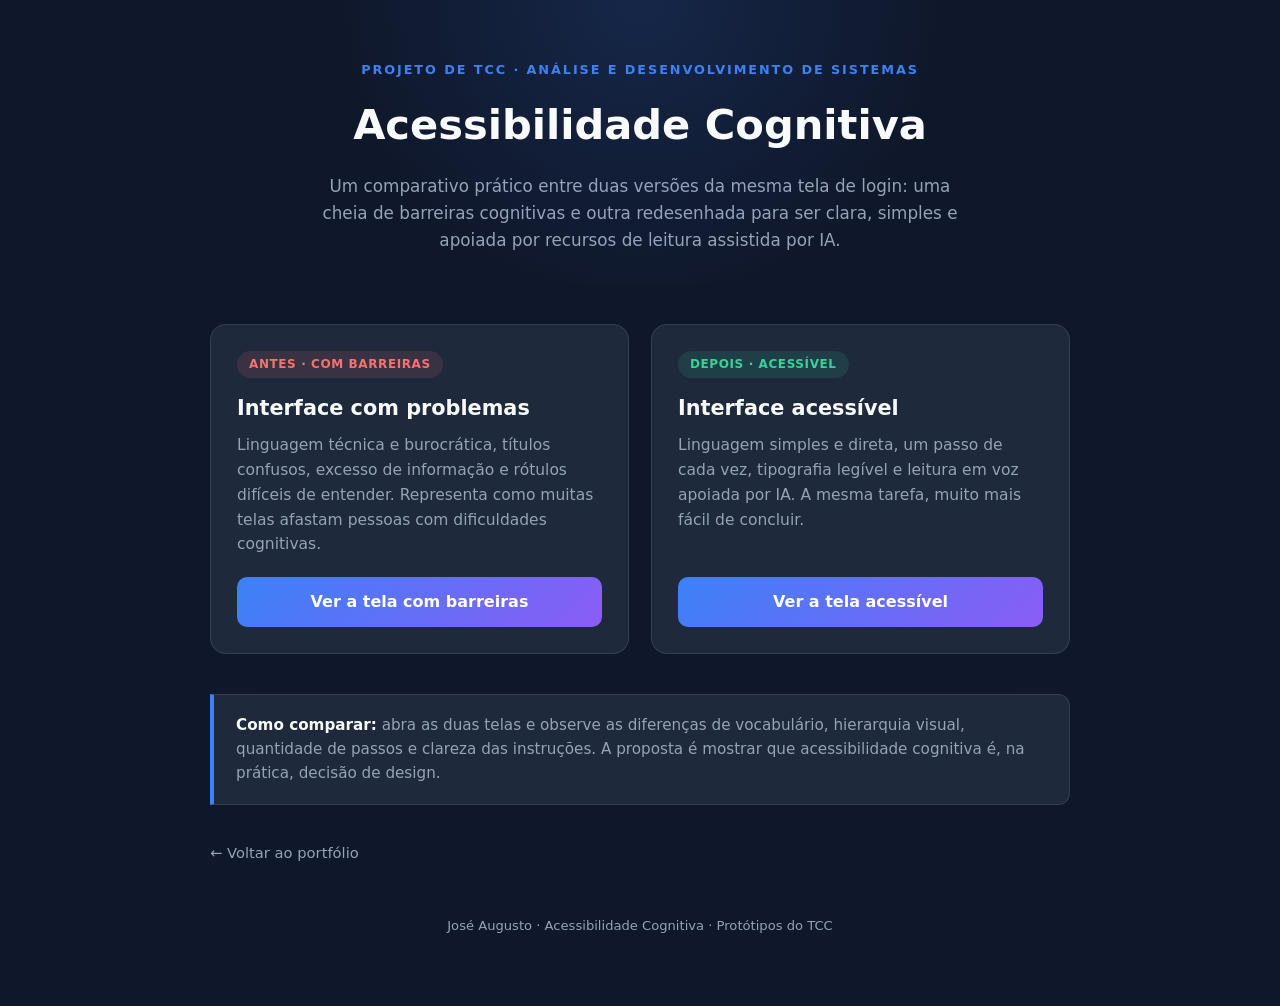
<file: acessibilidade/index.html>
<!DOCTYPE html>
<html lang="pt-BR">
<head>
<meta charset="UTF-8">
<meta name="viewport" content="width=device-width, initial-scale=1.0">
<title>Acessibilidade Cognitiva — Comparativo de Interfaces</title>
<style>
  :root{
    --bg:#0f172a; --surface:#1e293b; --surface2:#334155;
    --ink:#f8fafc; --muted:#94a3b8; --accent:#3b82f6; --accent2:#8b5cf6;
    --border:rgba(255,255,255,.1);
    --bad:#f87171; --bad-bg:rgba(248,113,113,.12);
    --good:#34d399; --good-bg:rgba(52,211,153,.12);
  }
  *{box-sizing:border-box;margin:0;padding:0;}
  body{background:var(--bg);color:var(--ink);line-height:1.6;
    font-family:'Segoe UI',system-ui,-apple-system,Arial,sans-serif;
    padding:0 20px 70px;}
  .wrap{max-width:860px;margin:0 auto;}
  header{text-align:center;padding:60px 0 30px;
    background:radial-gradient(circle at 50% 0%, rgba(59,130,246,.15) 0%, transparent 60%);}
  .eyebrow{color:var(--accent);font-weight:700;font-size:.8rem;
    letter-spacing:.15em;text-transform:uppercase;}
  h1{font-size:clamp(1.8rem,4vw,2.6rem);margin:12px 0 14px;}
  .intro{color:var(--muted);max-width:640px;margin:0 auto;font-size:1.05rem;}
  .cards{display:grid;grid-template-columns:repeat(auto-fit,minmax(300px,1fr));
    gap:22px;margin-top:40px;}
  .card{background:var(--surface);border:1px solid var(--border);border-radius:16px;
    padding:26px;display:flex;flex-direction:column;transition:transform .25s,box-shadow .25s;}
  .card:hover{transform:translateY(-6px);box-shadow:0 12px 30px rgba(0,0,0,.4);}
  .tag{align-self:flex-start;font-size:.75rem;font-weight:700;text-transform:uppercase;
    letter-spacing:.05em;padding:4px 12px;border-radius:20px;margin-bottom:14px;}
  .tag.bad{color:var(--bad);background:var(--bad-bg);}
  .tag.good{color:var(--good);background:var(--good-bg);}
  .card h2{font-size:1.3rem;margin-bottom:8px;}
  .card p{color:var(--muted);flex-grow:1;margin-bottom:20px;font-size:.97rem;}
  .btn{display:inline-flex;align-items:center;justify-content:center;gap:8px;
    text-decoration:none;font-weight:600;padding:12px 20px;border-radius:10px;
    color:#fff;background:linear-gradient(135deg,var(--accent),var(--accent2));
    transition:opacity .2s;}
  .btn:hover{opacity:.9;}
  .note{margin-top:40px;background:var(--surface);border:1px solid var(--border);
    border-left:4px solid var(--accent);border-radius:0 12px 12px 0;
    padding:18px 22px;color:var(--muted);font-size:.95rem;}
  .note strong{color:var(--ink);}
  .back{display:inline-block;margin-top:36px;color:var(--muted);text-decoration:none;
    font-size:.92rem;}
  .back:hover{color:var(--accent);}
  footer{text-align:center;color:var(--muted);font-size:.82rem;margin-top:50px;}
</style>
</head>
<body>
<div class="wrap">
  <header>
    <p class="eyebrow">Projeto de TCC · Análise e Desenvolvimento de Sistemas</p>
    <h1>Acessibilidade Cognitiva</h1>
    <p class="intro">Um comparativo prático entre duas versões da mesma tela de login: uma cheia de barreiras cognitivas e outra redesenhada para ser clara, simples e apoiada por recursos de leitura assistida por IA.</p>
  </header>

  <section class="cards" aria-label="Versões da interface">
    <article class="card">
      <span class="tag bad">Antes · com barreiras</span>
      <h2>Interface com problemas</h2>
      <p>Linguagem técnica e burocrática, títulos confusos, excesso de informação e rótulos difíceis de entender. Representa como muitas telas afastam pessoas com dificuldades cognitivas.</p>
      <a class="btn" href="tela_a_ruim.html">Ver a tela com barreiras</a>
    </article>

    <article class="card">
      <span class="tag good">Depois · acessível</span>
      <h2>Interface acessível</h2>
      <p>Linguagem simples e direta, um passo de cada vez, tipografia legível e leitura em voz apoiada por IA. A mesma tarefa, muito mais fácil de concluir.</p>
      <a class="btn" href="tela_a_boa.html">Ver a tela acessível</a>
    </article>
  </section>

  <div class="note">
    <strong>Como comparar:</strong> abra as duas telas e observe as diferenças de vocabulário, hierarquia visual, quantidade de passos e clareza das instruções. A proposta é mostrar que acessibilidade cognitiva é, na prática, decisão de design.
  </div>

  <a class="back" href="../index.html">← Voltar ao portfólio</a>

  <footer>José Augusto · Acessibilidade Cognitiva · Protótipos do TCC</footer>
</div>
</body>
</html>
</file>
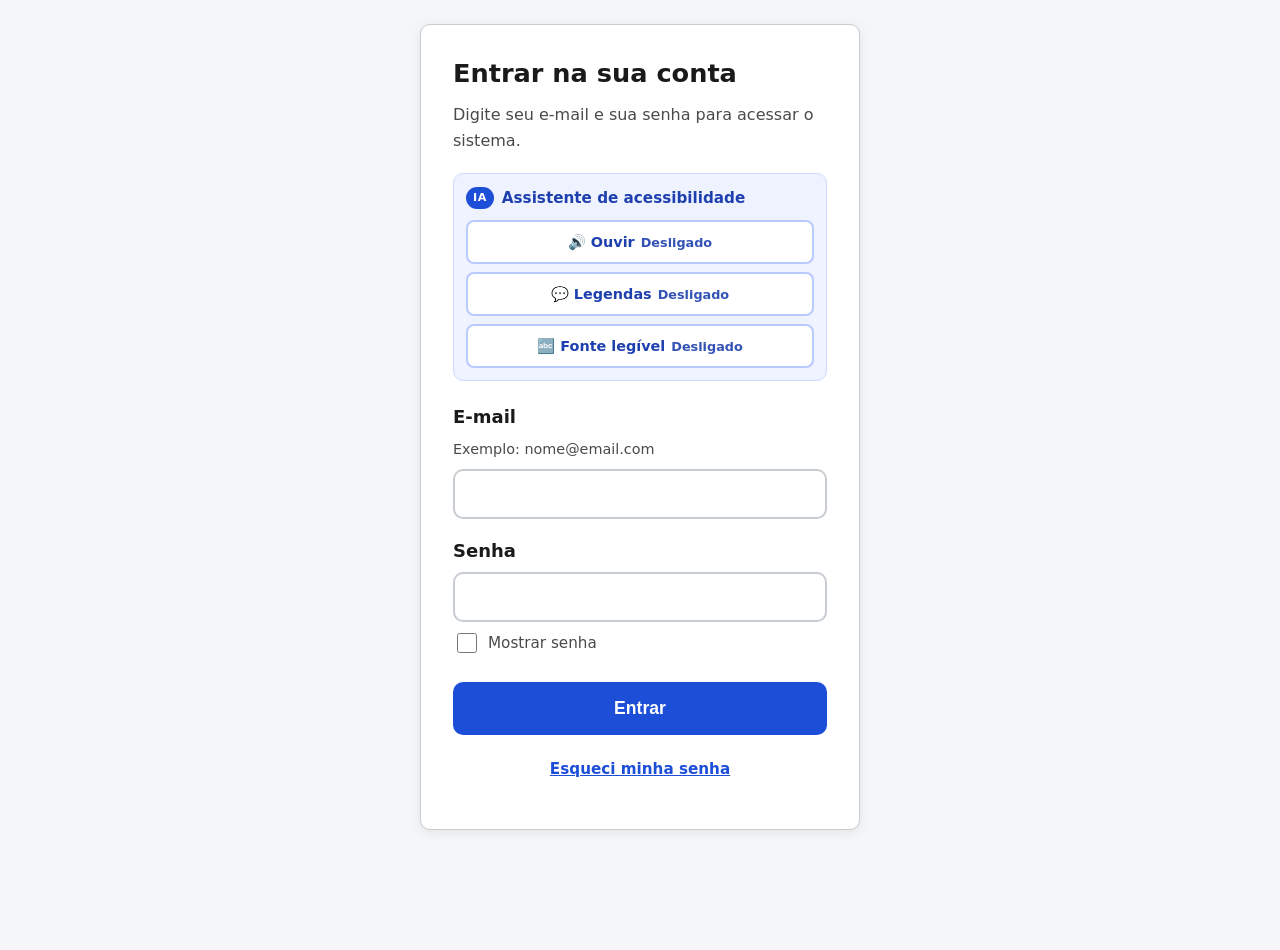
<file: acessibilidade/tela_a_boa.html>
<!DOCTYPE html>
<html lang="pt-BR">
<head>
  <meta charset="UTF-8">
  <meta name="viewport" content="width=device-width, initial-scale=1.0">
  <title>Entrar na sua conta</title>
  <!--
    =====================================================================
    TELA "BOA" / "DEPOIS" (ACESSÍVEL) - TCC Acessibilidade Cognitiva
    ---------------------------------------------------------------------
    Versão adaptada às diretrizes de design inclusivo (WCAG 2.1) E
    enriquecida com um Assistente de IA POSITIVO, que apoia o usuário
    neurodivergente sem poluir a interface:
      - Leitura em tempo real (voz)      -> Web Speech API (pt-BR)
      - Legendas                         -> texto grande do que é lido
      - Fonte legível / texto maior      -> tipografia adaptável
      - Instruções em tempo real         -> dica falada/escrita por campo
    O Assistente é, ele próprio, acessível: botões rotulados, aria-pressed,
    foco visível, alto contraste e respeito a prefers-reduced-motion.
    =====================================================================
  -->
  <style>
    :root {
      --cor-fundo: #f4f6f8;
      --cor-superficie: #ffffff;
      --cor-texto: #1a1a1a;
      --cor-texto-suave: #4a4a4a;
      --cor-primaria: #1d4ed8;
      --cor-primaria-escura: #1e40af;
      --cor-borda: #c7ccd1;
      --cor-borda-foco: #1d4ed8;
      --cor-erro: #b00020;
      --cor-sucesso: #1b7a3d;
      --raio: 10px;
      --sombra: 0 2px 12px rgba(0, 0, 0, 0.08);
      --fonte-base: 18px;     /* ajustável pelo assistente */
      --familia: "Segoe UI", system-ui, -apple-system, Arial, sans-serif;
    }

    * { box-sizing: border-box; }

    body {
      margin: 0;
      min-height: 100vh;
      display: flex;
      align-items: center;
      justify-content: center;
      padding: 24px 24px 120px;
      font-family: var(--familia);
      font-size: var(--fonte-base);
      line-height: 1.6;
      color: var(--cor-texto);
      background-color: var(--cor-fundo);
    }

    /* Modo "fonte legível" ativado pelo assistente */
    body.fonte-legivel {
      --fonte-base: 21px;
      --familia: "Verdana", "Segoe UI", system-ui, sans-serif;
      letter-spacing: .3px;
      line-height: 1.8;
    }

    .cartao {
      width: 100%;
      max-width: 440px;
      background-color: var(--cor-superficie);
      border: 1px solid var(--cor-borda);
      border-radius: var(--raio);
      box-shadow: var(--sombra);
      padding: 28px 32px 32px;
    }

    h1 { margin: 0 0 8px; font-size: 1.6rem; }
    .subtitulo { margin: 0 0 20px; color: var(--cor-texto-suave); text-align: left; font-size: 1rem; }

    /* ---------- Barra do Assistente de IA ---------- */
    .assistente {
      border: 1px solid #cdd9ff;
      background: #eef3ff;
      border-radius: var(--raio);
      padding: 12px;
      margin-bottom: 22px;
    }
    .assistente .titulo {
      display: flex; align-items: center; gap: 8px;
      font-size: .95rem; font-weight: 700; color: var(--cor-primaria-escura);
      margin-bottom: 10px;
    }
    .assistente .titulo .selo {
      background: var(--cor-primaria); color: #fff; font-size: .7rem; font-weight: 700;
      padding: 2px 7px; border-radius: 20px; letter-spacing: .5px;
    }
    .ferramentas { display: flex; flex-wrap: wrap; gap: 8px; }
    .ferramentas button {
      flex: 1 1 auto;
      display: inline-flex; align-items: center; justify-content: center; gap: 6px;
      min-height: 44px; padding: 8px 10px;
      font-family: inherit; font-size: .9rem; font-weight: 600;
      color: var(--cor-primaria-escura);
      background: #fff; border: 2px solid #b9caff; border-radius: 8px; cursor: pointer;
    }
    .ferramentas button:hover { background: #e3ebff; }
    /* Estado "ligado" sinalizado por cor E por texto (não só cor) */
    .ferramentas button[aria-pressed="true"] {
      background: var(--cor-primaria); color: #fff; border-color: var(--cor-primaria);
    }
    .ferramentas button .estado { font-weight: 700; font-size: .8rem; opacity: .9; }

    /* ---------- Campos ---------- */
    .campo { margin-bottom: 18px; }
    label { display: block; margin-bottom: 6px; font-weight: 600; }
    .dica { display: block; margin-bottom: 8px; font-size: 0.9rem; color: var(--cor-texto-suave); font-weight: 400; }

    input[type="email"], input[type="text"], input[type="password"] {
      width: 100%; padding: 14px; font-size: 1rem; color: var(--cor-texto);
      background-color: #fff; border: 2px solid var(--cor-borda); border-radius: var(--raio);
    }

    input:focus, button:focus, .link-senha:focus {
      outline: 3px solid var(--cor-borda-foco); outline-offset: 2px; border-color: var(--cor-borda-foco);
    }

    .grupo-senha { position: relative; }
    .mostrar-senha {
      margin-top: 8px; display: flex; align-items: center; gap: 8px;
      font-size: 0.95rem; color: var(--cor-texto-suave); cursor: pointer; font-weight: 400;
    }
    .mostrar-senha input { width: 20px; height: 20px; }

    button.entrar {
      width: 100%; padding: 16px; margin-top: 8px;
      font-size: 1.1rem; font-weight: 600; color: #fff;
      background-color: var(--cor-primaria); border: none; border-radius: var(--raio);
      cursor: pointer; min-height: 52px;
    }
    button.entrar:hover { background-color: var(--cor-primaria-escura); }

    .mensagem-erro { display: none; margin-top: 6px; color: var(--cor-erro); font-size: 0.95rem; font-weight: 600; }
    .campo.com-erro input { border-color: var(--cor-erro); }
    .campo.com-erro .mensagem-erro { display: block; }

    /* Área de instrução em tempo real do assistente */
    .instrucao {
      display: none; align-items: flex-start; gap: 8px;
      margin-top: 6px; padding: 8px 10px;
      background: #fff7e6; border: 1px solid #f0d28a; border-left: 4px solid #e6a200;
      border-radius: 8px; font-size: .9rem; color: #6b4e00;
    }
    .instrucao.visivel { display: flex; }

    .aviso-sucesso {
      display: none; margin-bottom: 20px; padding: 14px; border-radius: var(--raio);
      background-color: #e6f4ea; border: 1px solid var(--cor-sucesso); color: var(--cor-sucesso); font-weight: 600;
    }

    .rodape { margin-top: 22px; text-align: center; font-size: 0.95rem; color: var(--cor-texto-suave); }
    .rodape a, .link-senha { color: var(--cor-primaria); font-weight: 600; }

    /* ---------- Legenda (caption) do que está sendo lido ---------- */
    #legenda {
      position: fixed; left: 50%; transform: translateX(-50%); bottom: 24px; z-index: 50;
      max-width: 760px; width: 92%;
      background: #0f1216; color: #fff; font-size: 1.15rem; line-height: 1.45; text-align: center;
      padding: 14px 20px; border-radius: 12px; display: none; box-shadow: 0 8px 30px rgba(0,0,0,.4);
    }
    #legenda.ativa { display: block; }
    #legenda .rotulo { display: block; font-size: .72rem; letter-spacing: 1px; color: #9fc0ff; text-transform: uppercase; margin-bottom: 4px; }

    /* Texto só para leitores de tela */
    .sr-only { position: absolute; width: 1px; height: 1px; padding: 0; margin: -1px; overflow: hidden; clip: rect(0,0,0,0); white-space: nowrap; border: 0; }

    @media (prefers-reduced-motion: reduce) { * { transition: none !important; animation: none !important; } }
  </style>
</head>
<body>
  <main class="cartao">
    <h1 data-leia>Entrar na sua conta</h1>
    <p class="subtitulo" data-leia>Digite seu e-mail e sua senha para acessar o sistema.</p>

    <!-- ============ ASSISTENTE DE ACESSIBILIDADE (IA) ============ -->
    <section class="assistente" aria-label="Assistente de acessibilidade">
      <div class="titulo">
        <span class="selo" aria-hidden="true">IA</span>
        Assistente de acessibilidade
      </div>
      <div class="ferramentas" role="group" aria-label="Recursos de apoio">
        <button type="button" id="btn-ouvir" aria-pressed="false">
          🔊 Ouvir <span class="estado" aria-hidden="true">Desligado</span>
        </button>
        <button type="button" id="btn-legenda" aria-pressed="false">
          💬 Legendas <span class="estado" aria-hidden="true">Desligado</span>
        </button>
        <button type="button" id="btn-fonte" aria-pressed="false">
          🔤 Fonte legível <span class="estado" aria-hidden="true">Desligado</span>
        </button>
      </div>
    </section>

    <div class="aviso-sucesso" id="aviso-sucesso" role="status" aria-live="polite">
      Tudo certo! Entrando na sua conta...
    </div>

    <form id="form-login" novalidate>
      <!-- E-mail -->
      <div class="campo" id="campo-email">
        <label for="email" data-leia>E-mail</label>
        <span class="dica" id="dica-email" data-leia>Exemplo: nome@email.com</span>
        <input type="email" id="email" name="email" autocomplete="email"
               aria-describedby="dica-email instrucao-email erro-email" aria-required="true" required
               data-instrucao="Digite o e-mail que você usou para criar a sua conta.">
        <div class="instrucao" id="instrucao-email"><span aria-hidden="true">💡</span><span class="instrucao-txt"></span></div>
        <span class="mensagem-erro" id="erro-email">Por favor, digite um e-mail válido.</span>
      </div>

      <!-- Senha -->
      <div class="campo" id="campo-senha">
        <label for="senha" data-leia>Senha</label>
        <div class="grupo-senha">
          <input type="password" id="senha" name="senha" autocomplete="current-password"
                 aria-describedby="instrucao-senha erro-senha" aria-required="true" required
                 data-instrucao="Digite a sua senha. Use o botão 'Mostrar senha' se quiser conferir o que digitou.">
        </div>
        <label class="mostrar-senha">
          <input type="checkbox" id="mostrar-senha"> Mostrar senha
        </label>
        <div class="instrucao" id="instrucao-senha"><span aria-hidden="true">💡</span><span class="instrucao-txt"></span></div>
        <span class="mensagem-erro" id="erro-senha">Por favor, digite sua senha.</span>
      </div>

      <button type="submit" class="entrar" data-leia>Entrar</button>
    </form>

    <p class="rodape">
      <a href="#" class="link-senha" data-leia>Esqueci minha senha</a>
    </p>
  </main>

  <!-- Legenda do que está sendo lido -->
  <div id="legenda" role="status" aria-live="polite">
    <span class="rotulo">Lendo agora</span>
    <span id="legenda-texto">—</span>
  </div>

  <!-- Região para anúncios do assistente a leitores de tela -->
  <div class="sr-only" id="anuncio" role="status" aria-live="polite"></div>

  <script>
  /* =====================================================================
     ASSISTENTE DE ACESSIBILIDADE (IA) — versão "boa"
     ---------------------------------------------------------------------
     Apoio POSITIVO e opcional, totalmente acessível. A leitura em voz usa
     a Web Speech API (SpeechSynthesis) em pt-BR. As instruções em tempo
     real simulam a saída de um LLM guiado por Engenharia de Prompts:
       "Você é um assistente de acessibilidade. Para o campo a seguir,
        gere uma instrução curta, em voz ativa e linguagem simples, que
        oriente o usuário a preenchê-lo. Campo: <...>"
     ===================================================================== */
  (function(){
    const synth = window.speechSynthesis;
    const body  = document.body;

    const btnOuvir   = document.getElementById('btn-ouvir');
    const btnLegenda = document.getElementById('btn-legenda');
    const btnFonte   = document.getElementById('btn-fonte');

    const legenda    = document.getElementById('legenda');
    const legTexto   = document.getElementById('legenda-texto');
    const anuncio    = document.getElementById('anuncio');

    // --- util: alterna um botão de recurso (atualiza aria-pressed + rótulo) ---
    function alternar(btn){
      const ligado = btn.getAttribute('aria-pressed') !== 'true';
      btn.setAttribute('aria-pressed', ligado);
      btn.querySelector('.estado').textContent = ligado ? 'Ligado' : 'Desligado';
      return ligado;
    }
    const estaLigado = btn => btn.getAttribute('aria-pressed') === 'true';

    // --- voz ---
    function falar(txt){
      if(!estaLigado(btnOuvir) || !synth) return;
      synth.cancel();
      const u = new SpeechSynthesisUtterance(txt);
      u.lang = 'pt-BR'; u.rate = 0.97;
      synth.speak(u);
    }

    // --- legenda ---
    function mostrarLegenda(txt){
      if(!estaLigado(btnLegenda)){ legenda.classList.remove('ativa'); return; }
      legTexto.textContent = txt;
      legenda.classList.add('ativa');
    }

    // ===== 1) OUVIR (leitura em tempo real) =====
    btnOuvir.addEventListener('click', ()=>{
      const ligado = alternar(btnOuvir);
      if(ligado){
        anuncio.textContent = 'Leitura em voz alta ligada.';
        falar('Leitura em voz alta ligada. Passe o mouse ou use o teclado nos campos para ouvir as instruções.');
      } else {
        synth && synth.cancel();
        anuncio.textContent = 'Leitura em voz alta desligada.';
      }
    });

    // ===== 2) LEGENDAS =====
    btnLegenda.addEventListener('click', ()=>{
      const ligado = alternar(btnLegenda);
      anuncio.textContent = ligado ? 'Legendas ligadas.' : 'Legendas desligadas.';
      if(ligado) mostrarLegenda('As legendas mostram aqui o texto que está sendo lido.');
      else legenda.classList.remove('ativa');
    });

    // ===== 3) FONTE LEGÍVEL (tipografia adaptável) =====
    btnFonte.addEventListener('click', ()=>{
      const ligado = alternar(btnFonte);
      body.classList.toggle('fonte-legivel', ligado);
      anuncio.textContent = ligado ? 'Fonte legível e texto maior ligados.' : 'Fonte padrão restaurada.';
    });

    // ===== Leitura ao apontar/focar (só quando "Ouvir" ou "Legendas" ligados) =====
    let ultimo = null;
    function aoApontar(el){
      if(!el || el === ultimo) return;
      if(!estaLigado(btnOuvir) && !estaLigado(btnLegenda)) return;
      const txt = (el.innerText || el.textContent || '').replace(/\s+/g,' ').trim();
      if(!txt) return;
      ultimo = el;
      mostrarLegenda(txt);
      falar(txt);
    }
    document.querySelectorAll('[data-leia]').forEach(el=>{
      el.addEventListener('mouseover', ()=> aoApontar(el));
      el.addEventListener('focus',    ()=> aoApontar(el), true);
    });

    // ===== 4) INSTRUÇÕES EM TEMPO REAL (ao focar cada campo) =====
    document.querySelectorAll('input[data-instrucao]').forEach(input=>{
      const campo = input.closest('.campo');
      const caixa = campo.querySelector('.instrucao');
      const txtEl = caixa.querySelector('.instrucao-txt');
      const dica  = input.getAttribute('data-instrucao');

      input.addEventListener('focus', ()=>{
        txtEl.textContent = dica;        // mostra sempre (apoio visual constante)
        caixa.classList.add('visivel');
        mostrarLegenda(dica);
        falar(dica);
      });
      input.addEventListener('blur', ()=> caixa.classList.remove('visivel'));
    });

    /* =====================================================================
       Validação acessível do formulário (mantém o foco e anuncia erros)
       ===================================================================== */
    const form = document.getElementById('form-login');
    const emailInput = document.getElementById('email');
    const senhaInput = document.getElementById('senha');
    const campoEmail = document.getElementById('campo-email');
    const campoSenha = document.getElementById('campo-senha');
    const avisoSucesso = document.getElementById('aviso-sucesso');
    const mostrarSenha = document.getElementById('mostrar-senha');

    mostrarSenha.addEventListener('change', function(){
      senhaInput.type = this.checked ? 'text' : 'password';
    });

    const validarEmail = v => /^[^\s@]+@[^\s@]+\.[^\s@]+$/.test(v.trim());
    function definirErro(campo, input, erro){
      campo.classList.toggle('com-erro', erro);
      input.setAttribute('aria-invalid', erro ? 'true' : 'false');
    }

    form.addEventListener('submit', function(e){
      e.preventDefault();
      const emailInvalido = !validarEmail(emailInput.value);
      const senhaVazia = senhaInput.value.trim() === '';
      definirErro(campoEmail, emailInput, emailInvalido);
      definirErro(campoSenha, senhaInput, senhaVazia);

      if(emailInvalido){ emailInput.focus(); falar('Por favor, digite um e-mail válido.'); return; }
      if(senhaVazia){ senhaInput.focus(); falar('Por favor, digite sua senha.'); return; }

      avisoSucesso.style.display = 'block';
      falar('Tudo certo! Entrando na sua conta.');
    });

    emailInput.addEventListener('input', ()=>{ if(validarEmail(emailInput.value)) definirErro(campoEmail, emailInput, false); });
    senhaInput.addEventListener('input', ()=>{ if(senhaInput.value.trim() !== '') definirErro(campoSenha, senhaInput, false); });

    /* MODO DEMONSTRAÇÃO para gerar as capturas do TCC:
         #demo-leitura   -> Ouvir + Legendas, lendo o título
         #demo-instrucao -> instrução em tempo real no campo de e-mail
         #demo-fonte     -> fonte legível / texto maior ligado */
    function demo(){
      const h = location.hash;
      if(!h.startsWith('#demo-')) return;
      synth && synth.cancel(); // sem voz nas capturas
      if(h === '#demo-leitura'){
        btnOuvir.click(); btnLegenda.click();
        legTexto.textContent = 'Entrar na sua conta';
        legenda.classList.add('ativa');
      }
      if(h === '#demo-instrucao'){
        btnLegenda.click();
        const caixa = campoEmail.querySelector('.instrucao');
        caixa.querySelector('.instrucao-txt').textContent = emailInput.getAttribute('data-instrucao');
        caixa.classList.add('visivel');
        legTexto.textContent = emailInput.getAttribute('data-instrucao');
        legenda.classList.add('ativa');
      }
      if(h === '#demo-fonte'){
        btnFonte.click();
      }
    }
    window.addEventListener('load', ()=> setTimeout(demo, 150));
    window.addEventListener('hashchange', demo);

  })();
  </script>
</body>
</html>
</file>
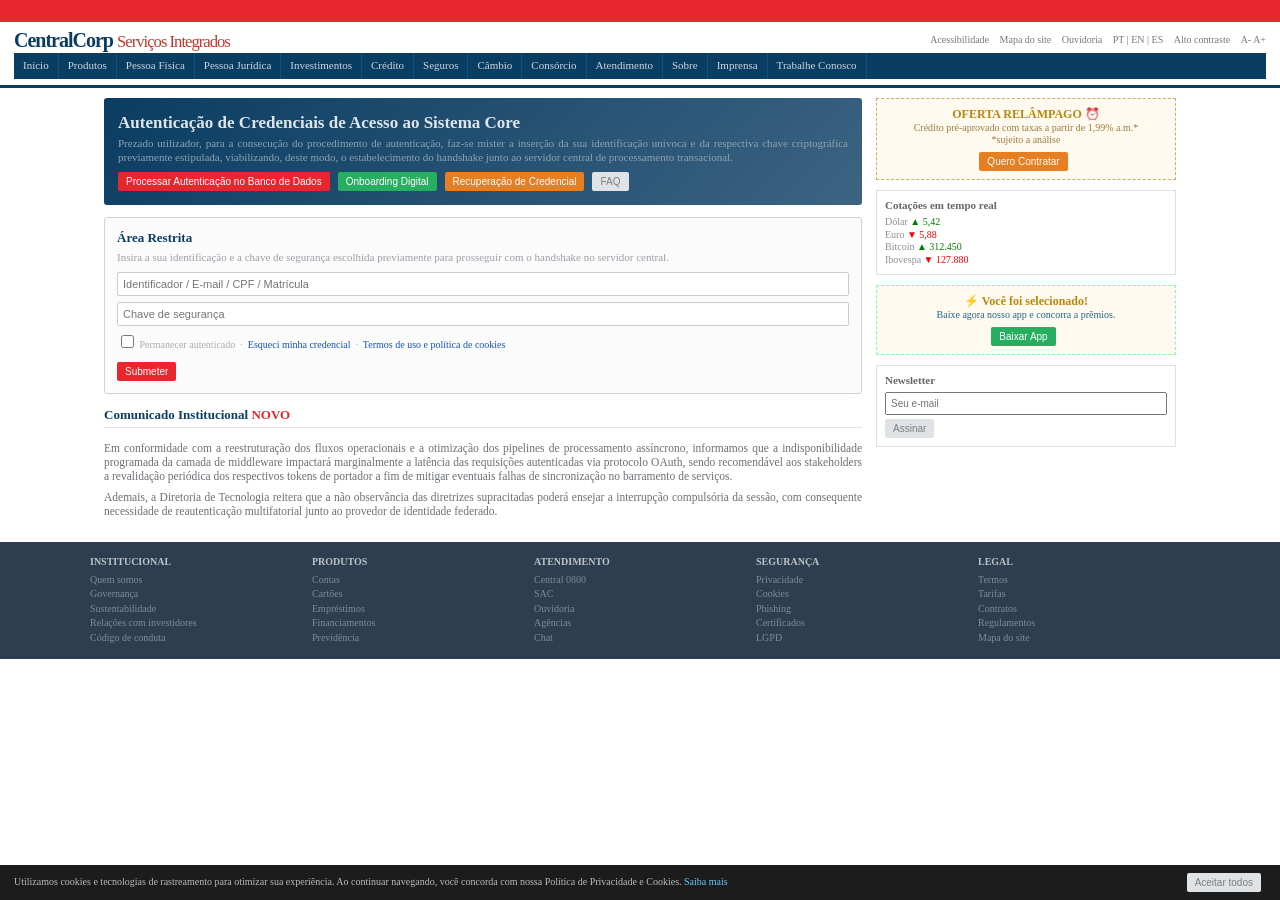
<file: acessibilidade/tela_a_ruim.html>
<!DOCTYPE html>
<html lang="pt-BR">
<head>
<meta charset="UTF-8">
<meta name="viewport" content="width=device-width, initial-scale=1.0">
<title>CentralCorp - Portal de Serviços Integrados</title>
<!--
  =======================================================================
  TELA "RUIM" / "ANTES" (PROPOSITALMENTE INACESSÍVEL)
  TCC - Acessibilidade Cognitiva em Desenvolvimento Web
  -----------------------------------------------------------------------
  Esta página simula um portal REAL e de aparência profissional, porém
  cheio de barreiras de acessibilidade cognitiva, do tipo que se encontra
  de fato em sites corporativos, bancários e governamentais.
  É o ponto de partida ("antes") da análise comparativa. A versão
  adaptada ("depois"), com diretrizes de design + Assistente de IA, está
  no arquivo tela_a_boa.html.

  Violações INTENCIONAIS de diretrizes (WCAG 2.1):
    - 1.4.3  Contraste insuficiente (texto cinza-claro sobre branco)
    - 1.3.1 / 3.3.2  Inputs sem <label>, apenas placeholder
    - 2.2.2  Conteúdo em movimento sem botão de pausa (marquee/piscante)
    - 1.4.4  Fontes minúsculas (10-12px), texto justificado denso
    - 3.1.3 / 3.1.5  Jargão técnico, leitura em nível muito alto
    - 2.4.x  Excesso de links e CTAs concorrentes, sem hierarquia clara
    - 1.4.1  Informação transmitida só por cor
    - 2.5.5  Alvos de toque pequenos
  =======================================================================
-->
<style>
  :root{
    --azul:#0a3d62;
    --cinza-texto:#9aa0a6;     /* baixo contraste proposital */
    --cinza-claro:#c4c8cc;
  }
  *{box-sizing:border-box;}
  body{
    margin:0;
    font-family:"Times New Roman", Georgia, serif;  /* serifada e densa */
    font-size:12px;            /* base minúscula */
    color:#555;
    background:#fff;
    line-height:1.25;
  }
  a{color:#1155bb;text-decoration:none;}
  a:hover{text-decoration:underline;}

  /* ---- Barra de aviso em movimento (sem pausa) ---- */
  .marquee{
    background:#e8262d;color:#fff;font-size:11px;font-weight:bold;
    white-space:nowrap;overflow:hidden;padding:4px 0;
  }
  .marquee span{display:inline-block;padding-left:100%;animation:rola 14s linear infinite;}
  @keyframes rola{from{transform:translateX(0);}to{transform:translateX(-100%);}}

  /* ---- Cabeçalho poluído ---- */
  header{border-bottom:3px solid var(--azul);padding:6px 14px;}
  .topo{display:flex;justify-content:space-between;align-items:center;}
  .logo{font-size:20px;font-weight:bold;color:var(--azul);letter-spacing:-1px;}
  .logo small{font-weight:normal;color:#c0392b;}
  .top-links{font-size:10px;color:#888;}
  .top-links a{color:#777;margin-left:8px;}

  nav.menu{background:var(--azul);}
  nav.menu a{
    color:#cdd6e0;font-size:11px;padding:6px 9px;display:inline-block;
    border-right:1px solid #14507e;
  }
  nav.menu a:hover{background:#14507e;color:#fff;text-decoration:none;}

  /* ---- Layout em colunas apertadas ---- */
  .wrap{display:grid;grid-template-columns:1fr 300px;gap:14px;max-width:1100px;margin:10px auto;padding:0 14px;}

  .hero{
    background:linear-gradient(135deg,#0a3d62,#3c6382);
    color:#aab8c2;padding:14px;border-radius:3px;position:relative;overflow:hidden;
  }
  .hero h1{margin:0 0 4px;font-size:17px;color:#dfe6ea;}
  .hero p{margin:0;font-size:11px;text-align:justify;color:#8ea3b0;}
  .hero .cta{margin-top:8px;}
  .btn{
    display:inline-block;font-size:10px;padding:4px 8px;border-radius:2px;
    border:none;cursor:pointer;margin-right:5px;
  }
  .btn-vermelho{background:#e8262d;color:#fff;}
  .btn-verde{background:#27ae60;color:#fff;}
  .btn-laranja{background:#e67e22;color:#fff;}
  .btn-cinza{background:#dfe3e6;color:#7a7f83;}

  /* ---- Bloco de login (sem labels) ---- */
  .login-card{border:1px solid #d0d4d8;border-radius:3px;padding:12px;margin-top:12px;background:#fbfbfb;}
  .login-card h2{font-size:13px;color:var(--azul);margin:0 0 4px;}
  .login-card p{font-size:11px;color:var(--cinza-texto);text-align:justify;margin:0 0 8px;}
  .login-card input{
    width:100%;font-size:11px;padding:5px;border:1px solid #ccc;border-radius:2px;margin-bottom:6px;
    color:#666;
  }
  .login-card .linha{font-size:10px;color:#a7adb2;}

  /* ---- Texto institucional denso ---- */
  .conteudo h3{font-size:13px;color:var(--azul);border-bottom:1px solid #e3e6e8;padding-bottom:3px;}
  .conteudo p{font-size:11.5px;text-align:justify;color:#6b7075;margin:6px 0;}

  /* ---- Coluna lateral de promoções/ads ---- */
  aside .promo{border:1px dashed #c9ad6a;background:#fffaf0;padding:8px;margin-bottom:10px;font-size:10px;color:#9c7b3f;text-align:center;}
  aside .promo strong{display:block;font-size:12px;color:#b8860b;}
  aside .box{border:1px solid #e0e0e0;padding:8px;margin-bottom:10px;font-size:10px;color:#8a8f93;}
  aside .box h4{margin:0 0 4px;font-size:11px;color:#666;}

  /* ---- Carrossel piscante ---- */
  .blink{animation:pisca 1s steps(2,start) infinite;color:#e8262d;font-weight:bold;}
  @keyframes pisca{to{visibility:hidden;}}

  /* ---- Rodapé com muralha de links ---- */
  footer{background:#2c3e50;color:#95a5a6;font-size:10px;margin-top:18px;padding:14px;}
  footer .cols{display:grid;grid-template-columns:repeat(5,1fr);gap:10px;max-width:1100px;margin:0 auto;}
  footer a{color:#7f8c9a;display:block;padding:1px 0;}
  footer h5{color:#bdc3c7;font-size:10px;margin:0 0 4px;text-transform:uppercase;}

  /* ---- Cookie bar tampando conteúdo ---- */
  .cookie{
    position:fixed;bottom:0;left:0;right:0;background:#1c1c1c;color:#bbb;font-size:10px;
    padding:8px 14px;display:flex;justify-content:space-between;align-items:center;z-index:50;
  }
  .cookie a{color:#6cf;}
</style>
</head>
<body>

  <!-- Barra de aviso em movimento contínuo, sem pausa (viola WCAG 2.2.2) -->
  <div class="marquee">
    <span>⚠ ATENÇÃO: Devido à instabilidade no datacenter, o handshake de autenticação pode apresentar latência. Recomenda-se limpar o cache do navegador e revalidar o token de sessão SSO antes de prosseguir. Promoção: contrate o Plano Premium e ganhe 3 meses de cashback! ⚠</span>
  </div>

  <header>
    <div class="topo">
      <div class="logo">Central<span style="color:#0a3d62">Corp</span> <small>Serviços Integrados</small></div>
      <div class="top-links">
        <a href="#">Acessibilidade</a>
        <a href="#">Mapa do site</a>
        <a href="#">Ouvidoria</a>
        <a href="#">PT | EN | ES</a>
        <a href="#">Alto contraste</a>
        <a href="#">A- A+</a>
      </div>
    </div>
    <nav class="menu">
      <a href="#">Início</a><a href="#">Produtos</a><a href="#">Pessoa Física</a><a href="#">Pessoa Jurídica</a><a href="#">Investimentos</a><a href="#">Crédito</a><a href="#">Seguros</a><a href="#">Câmbio</a><a href="#">Consórcio</a><a href="#">Atendimento</a><a href="#">Sobre</a><a href="#">Imprensa</a><a href="#">Trabalhe Conosco</a>
    </nav>
  </header>

  <div class="wrap">
    <!-- COLUNA PRINCIPAL -->
    <main>
      <section class="hero">
        <h1>Autenticação de Credenciais de Acesso ao Sistema Core</h1>
        <p>Prezado utilizador, para a consecução do procedimento de autenticação, faz-se mister a inserção da sua identificação unívoca e da respectiva chave criptográfica previamente estipulada, viabilizando, deste modo, o estabelecimento do handshake junto ao servidor central de processamento transacional.</p>
        <div class="cta">
          <button class="btn btn-vermelho">Processar Autenticação no Banco de Dados</button>
          <button class="btn btn-verde">Onboarding Digital</button>
          <button class="btn btn-laranja">Recuperação de Credencial</button>
          <button class="btn btn-cinza">FAQ</button>
        </div>
      </section>

      <section class="login-card">
        <h2>Área Restrita</h2>
        <p>Insira a sua identificação e a chave de segurança escolhida previamente para prosseguir com o handshake no servidor central.</p>
        <!-- Inputs SEM <label>, apenas placeholder (viola 1.3.1 / 3.3.2) -->
        <input type="text" placeholder="Identificador / E-mail / CPF / Matrícula">
        <input type="password" placeholder="Chave de segurança">
        <div class="linha">
          <input type="checkbox" style="width:auto"> Permanecer autenticado &nbsp;·&nbsp;
          <a href="#">Esqueci minha credencial</a> &nbsp;·&nbsp;
          <a href="#">Termos de uso e política de cookies</a>
        </div>
        <button class="btn btn-vermelho" style="margin-top:8px">Submeter</button>
      </section>

      <section class="conteudo">
        <h3>Comunicado Institucional <span class="blink">NOVO</span></h3>
        <p>Em conformidade com a reestruturação dos fluxos operacionais e a otimização dos pipelines de processamento assíncrono, informamos que a indisponibilidade programada da camada de middleware impactará marginalmente a latência das requisições autenticadas via protocolo OAuth, sendo recomendável aos stakeholders a revalidação periódica dos respectivos tokens de portador a fim de mitigar eventuais falhas de sincronização no barramento de serviços.</p>
        <p>Ademais, a Diretoria de Tecnologia reitera que a não observância das diretrizes supracitadas poderá ensejar a interrupção compulsória da sessão, com consequente necessidade de reautenticação multifatorial junto ao provedor de identidade federado.</p>
      </section>
    </main>

    <!-- COLUNA LATERAL DE DISTRAÇÕES -->
    <aside>
      <div class="promo">
        <strong>OFERTA RELÂMPAGO ⏰</strong>
        Crédito pré-aprovado com taxas a partir de 1,99% a.m.* <br>*sujeito a análise
        <br><button class="btn btn-laranja" style="margin-top:5px">Quero Contratar</button>
      </div>
      <div class="box">
        <h4>Cotações em tempo real</h4>
        Dólar <span style="color:green">▲ 5,42</span><br>
        Euro <span style="color:red">▼ 5,88</span><br>
        Bitcoin <span style="color:green">▲ 312.450</span><br>
        Ibovespa <span style="color:red">▼ 127.880</span>
      </div>
      <div class="promo" style="border-color:#7fb;color:#268">
        <strong class="blink">⚡ Você foi selecionado!</strong>
        Baixe agora nosso app e concorra a prêmios.
        <br><button class="btn btn-verde" style="margin-top:5px">Baixar App</button>
      </div>
      <div class="box">
        <h4>Newsletter</h4>
        <input type="text" placeholder="Seu e-mail" style="width:100%;font-size:10px;padding:4px">
        <button class="btn btn-cinza" style="margin-top:4px">Assinar</button>
      </div>
    </aside>
  </div>

  <footer>
    <div class="cols">
      <div><h5>Institucional</h5><a href="#">Quem somos</a><a href="#">Governança</a><a href="#">Sustentabilidade</a><a href="#">Relações com investidores</a><a href="#">Código de conduta</a></div>
      <div><h5>Produtos</h5><a href="#">Contas</a><a href="#">Cartões</a><a href="#">Empréstimos</a><a href="#">Financiamentos</a><a href="#">Previdência</a></div>
      <div><h5>Atendimento</h5><a href="#">Central 0800</a><a href="#">SAC</a><a href="#">Ouvidoria</a><a href="#">Agências</a><a href="#">Chat</a></div>
      <div><h5>Segurança</h5><a href="#">Privacidade</a><a href="#">Cookies</a><a href="#">Phishing</a><a href="#">Certificados</a><a href="#">LGPD</a></div>
      <div><h5>Legal</h5><a href="#">Termos</a><a href="#">Tarifas</a><a href="#">Contratos</a><a href="#">Regulamentos</a><a href="#">Mapa do site</a></div>
    </div>
  </footer>

  <!-- Barra de cookies fixa cobrindo o conteúdo -->
  <div class="cookie" id="cookieBar">
    <span>Utilizamos cookies e tecnologias de rastreamento para otimizar sua experiência. Ao continuar navegando, você concorda com nossa Política de Privacidade e Cookies. <a href="#">Saiba mais</a></span>
    <button class="btn btn-cinza" onclick="document.getElementById('cookieBar').style.display='none'">Aceitar todos</button>
  </div>

</body>
</html>
</file>
